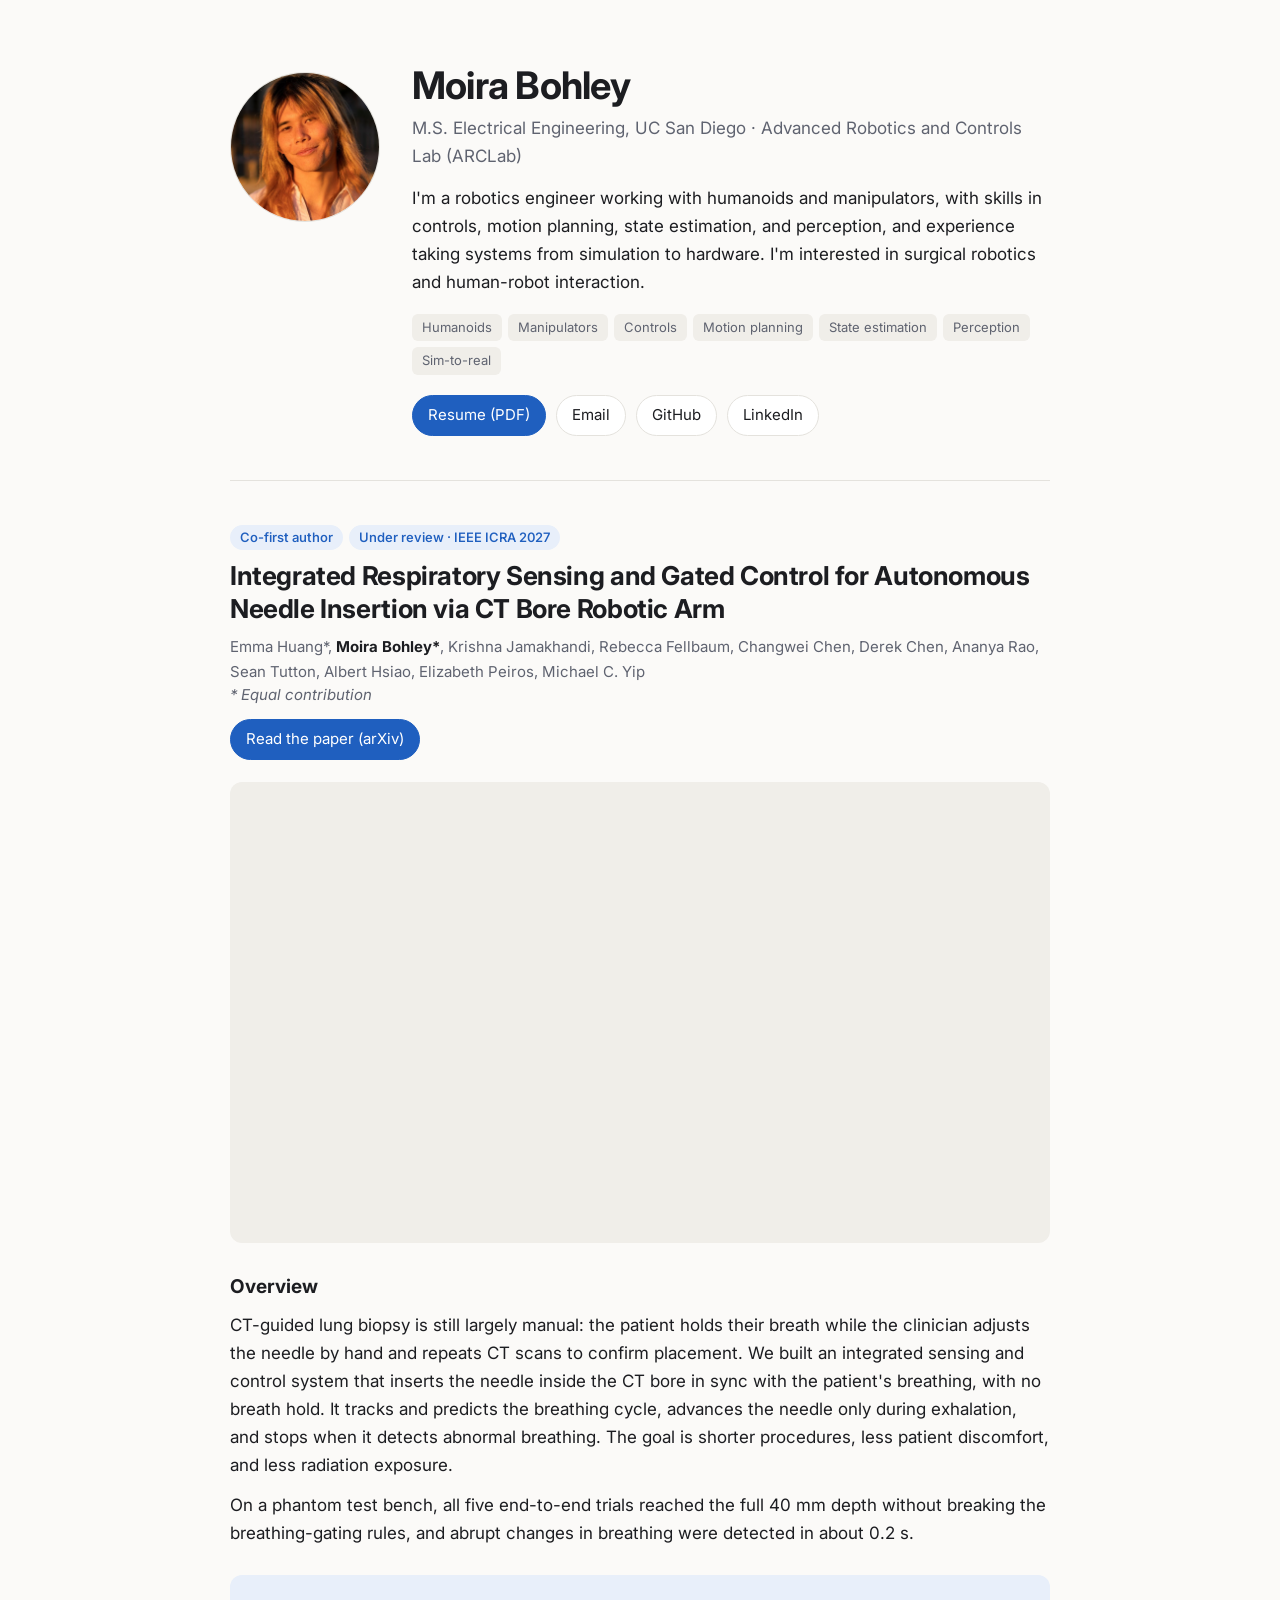
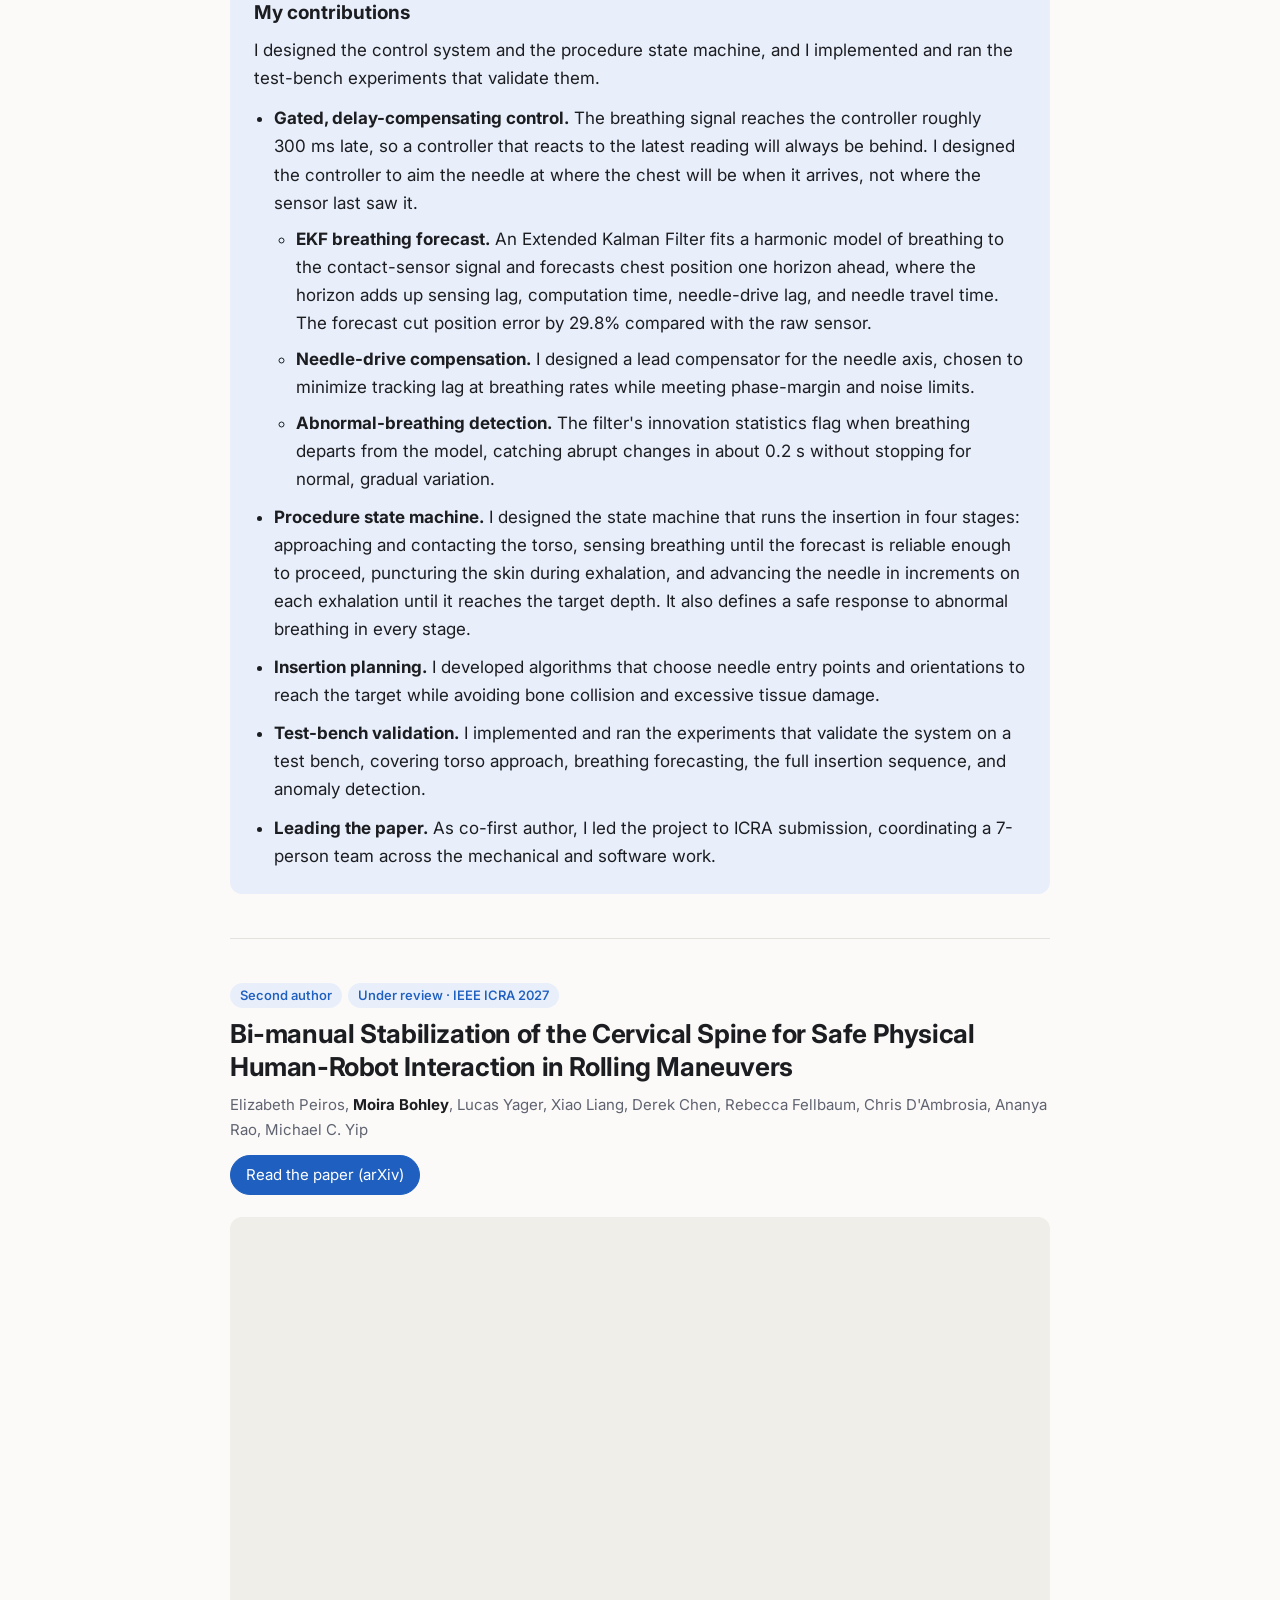
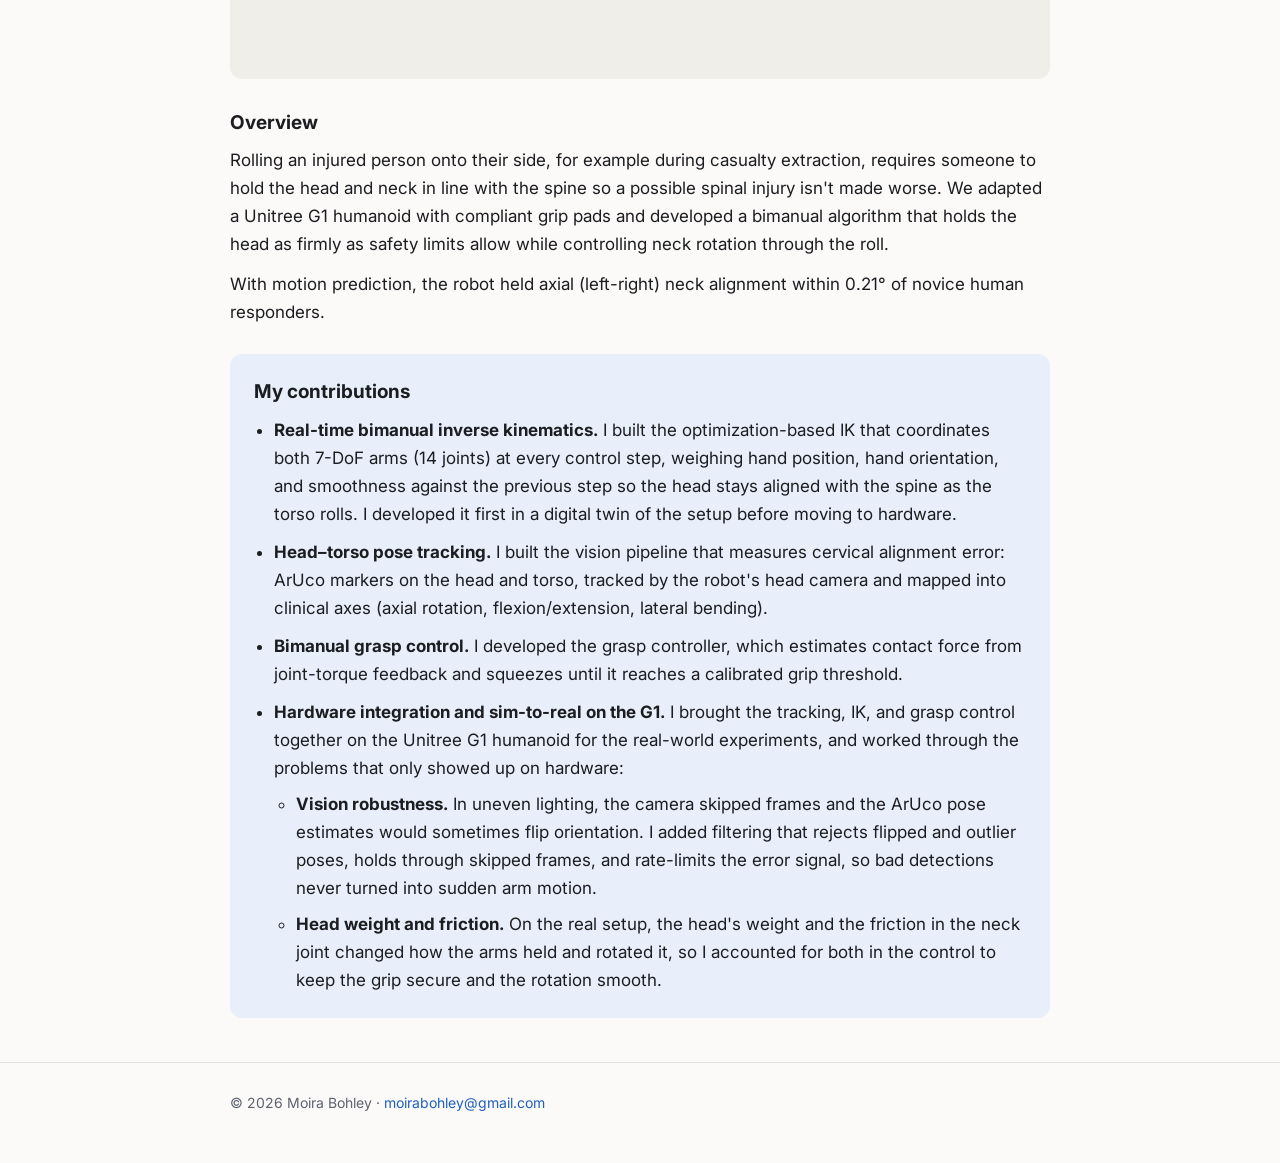
<file: index.html>
<!doctype html>
<html lang="en">
<head>
  <meta charset="utf-8">
  <meta name="viewport" content="width=device-width, initial-scale=1">
  <title>Moira Bohley</title>
  <meta name="description" content="Moira Bohley: robotics researcher working on medical robotics, control, and physical human-robot interaction at UC San Diego.">
  <link rel="preconnect" href="https://fonts.googleapis.com">
  <link href="https://fonts.googleapis.com/css2?family=Inter:wght@400;550;650&display=swap" rel="stylesheet">
  <link rel="stylesheet" href="assets/style.css">
</head>
<body>
<main class="wrap">

  <!-- INTRO -->
  <header class="hero">
    <img class="headshot" src="assets/img/headshot.jpg" alt="Photo of Moira Bohley">
    <div>
      <h1>Moira Bohley</h1>
      <p class="role">M.S. Electrical Engineering, UC San Diego · Advanced Robotics and Controls Lab (ARCLab)</p>
      <p>
        I'm a robotics engineer working with humanoids and manipulators, with skills in controls, motion planning,
        state estimation, and perception, and experience taking systems from simulation to hardware.
        I'm interested in surgical robotics and human-robot interaction.
      </p>
      <div class="tags">
        <span class="tag">Humanoids</span><span class="tag">Manipulators</span><span class="tag">Controls</span><span class="tag">Motion planning</span><span class="tag">State estimation</span><span class="tag">Perception</span><span class="tag">Sim-to-real</span>
      </div>
      <div class="links">
        <a class="btn primary" href="assets/Bohley_Resume.pdf" target="_blank" rel="noopener">Resume (PDF)</a>
        <a class="btn" href="mailto:moirabohley@gmail.com">Email</a>
        <a class="btn" href="https://github.com/dbohley">GitHub</a>
        <a class="btn" href="https://www.linkedin.com/in/moira-bohley-280a4633a">LinkedIn</a>
      </div>
    </div>
  </header>

  <!-- PAPER 1 -->
  <section class="paper" id="ct-needle-insertion">
    <div class="badges"><span class="badge">Co-first author</span><span class="badge">Under review · IEEE ICRA 2027</span></div>
    <h2>Integrated Respiratory Sensing and Gated Control for Autonomous Needle Insertion via CT Bore Robotic Arm</h2>
    <p class="authors">Emma Huang*, <b>Moira Bohley*</b>, Krishna Jamakhandi, Rebecca Fellbaum, Changwei Chen, Derek Chen, Ananya Rao, Sean Tutton, Albert Hsiao, Elizabeth Peiros, Michael C. Yip</p>
    <p class="venue">* Equal contribution</p>
    <div class="links">
      <a class="btn primary" href="https://arxiv.org/abs/2610.30452">Read the paper (arXiv)</a>
    </div>

    <!-- YouTube: https://youtu.be/HTQYBlqYhiM -->
    <iframe class="video" src="https://www.youtube-nocookie.com/embed/HTQYBlqYhiM"
            title="Video: autonomous needle insertion in a CT bore" allowfullscreen
            allow="accelerometer; encrypted-media; gyroscope; picture-in-picture"></iframe>

    <h3>Overview</h3>
    <p>
      CT-guided lung biopsy is still largely manual: the patient holds their breath while the clinician adjusts the
      needle by hand and repeats CT scans to confirm placement. We built an integrated sensing and control system that
      inserts the needle inside the CT bore in sync with the patient's breathing, with no breath hold. It tracks and
      predicts the breathing cycle, advances the needle only during exhalation, and stops when it detects abnormal
      breathing. The goal is shorter procedures, less patient discomfort, and less radiation exposure.
    </p>
    <p>
      On a phantom test bench, all five end-to-end trials reached the full 40&nbsp;mm depth without breaking the
      breathing-gating rules, and abrupt changes in breathing were detected in about 0.2&nbsp;s.
    </p>

    <div class="contrib">
      <h3>My contributions</h3>
      <p>I designed the control system and the procedure state machine, and I implemented and ran the test-bench
        experiments that validate them.</p>
      <ul>
        <li><b>Gated, delay-compensating control.</b> The breathing signal reaches the controller roughly 300&nbsp;ms
          late, so a controller that reacts to the latest reading will always be behind. I designed the controller to
          aim the needle at where the chest will be when it arrives, not where the sensor last saw it.
          <ul>
            <li><b>EKF breathing forecast.</b> An Extended Kalman Filter fits a harmonic model of breathing to the
              contact-sensor signal and forecasts chest position one horizon ahead, where the horizon adds up sensing
              lag, computation time, needle-drive lag, and needle travel time. The forecast cut position error by
              29.8% compared with the raw sensor.</li>
            <li><b>Needle-drive compensation.</b> I designed a lead compensator for the needle axis, chosen to
              minimize tracking lag at breathing rates while meeting phase-margin and noise limits.</li>
            <li><b>Abnormal-breathing detection.</b> The filter's innovation statistics flag when breathing departs
              from the model, catching abrupt changes in about 0.2&nbsp;s without stopping for normal, gradual
              variation.</li>
          </ul>
        </li>
        <li><b>Procedure state machine.</b> I designed the state machine that runs the insertion in four stages:
          approaching and contacting the torso, sensing breathing until the forecast is reliable enough to proceed,
          puncturing the skin during exhalation, and advancing the needle in increments on each exhalation until it
          reaches the target depth. It also defines a safe response to abnormal breathing in every stage.</li>
        <li><b>Insertion planning.</b> I developed algorithms that choose needle entry points and orientations to
          reach the target while avoiding bone collision and excessive tissue damage.</li>
        <li><b>Test-bench validation.</b> I implemented and ran the experiments that validate the system on a test
          bench, covering torso approach, breathing forecasting, the full insertion sequence, and anomaly detection.</li>
        <li><b>Leading the paper.</b> As co-first author, I led the project to ICRA submission, coordinating a
          7-person team across the mechanical and software work.</li>
      </ul>
    </div>
  </section>

  <!-- PAPER 2 -->
  <section class="paper" id="cspine-stabilization">
    <div class="badges"><span class="badge">Second author</span><span class="badge">Under review · IEEE ICRA 2027</span></div>
    <h2>Bi-manual Stabilization of the Cervical Spine for Safe Physical Human-Robot Interaction in Rolling Maneuvers</h2>
    <p class="authors">Elizabeth Peiros, <b>Moira Bohley</b>, Lucas Yager, Xiao Liang, Derek Chen, Rebecca Fellbaum, Chris D'Ambrosia, Ananya Rao, Michael C. Yip</p>
    <div class="links">
      <a class="btn primary" href="https://arxiv.org/abs/2610.04220">Read the paper (arXiv)</a>
    </div>

    <iframe class="video" src="https://www.youtube-nocookie.com/embed/RdolCcvlPsY"
            title="Video: bimanual cervical spine stabilization on a humanoid" allowfullscreen
            allow="accelerometer; encrypted-media; gyroscope; picture-in-picture"></iframe>

    <h3>Overview</h3>
    <p>
      Rolling an injured person onto their side, for example during casualty extraction, requires someone to hold
      the head and neck in line with the spine so a possible spinal injury isn't made worse. We adapted a Unitree G1
      humanoid with compliant grip pads and developed a bimanual algorithm that holds the head as firmly as safety
      limits allow while controlling neck rotation through the roll.
    </p>
    <p>
      With motion prediction, the robot held axial (left-right) neck alignment within 0.21&deg; of novice human
      responders.
    </p>

    <div class="contrib">
      <h3>My contributions</h3>
      <ul>
        <li><b>Real-time bimanual inverse kinematics.</b> I built the optimization-based IK that coordinates both
          7-DoF arms (14 joints) at every control step, weighing hand position, hand orientation, and smoothness against
          the previous step so the head stays aligned with the spine as the torso rolls. I developed it first in a
          digital twin of the setup before moving to hardware.</li>
        <li><b>Head–torso pose tracking.</b> I built the vision pipeline that measures cervical alignment error: ArUco
          markers on the head and torso, tracked by the robot's head camera and mapped into clinical axes (axial rotation,
          flexion/extension, lateral bending).</li>
        <li><b>Bimanual grasp control.</b> I developed the grasp controller, which estimates contact force from
          joint-torque feedback and squeezes until it reaches a calibrated grip threshold.</li>
        <li><b>Hardware integration and sim-to-real on the G1.</b> I brought the tracking, IK, and grasp control
          together on the Unitree G1 humanoid for the real-world experiments, and worked through the problems that only
          showed up on hardware:
          <ul>
            <li><b>Vision robustness.</b> In uneven lighting, the camera skipped frames and the ArUco pose estimates
              would sometimes flip orientation. I added filtering that rejects flipped and outlier poses, holds through
              skipped frames, and rate-limits the error signal, so bad detections never turned into sudden arm motion.</li>
            <li><b>Head weight and friction.</b> On the real setup, the head's weight and the friction in the neck
              joint changed how the arms held and rotated it, so I accounted for both in the control to keep the grip
              secure and the rotation smooth.</li>
          </ul>
        </li>
      </ul>
    </div>
  </section>

</main>

<footer>
  <div class="wrap">© 2026 Moira Bohley · <a href="mailto:moirabohley@gmail.com">moirabohley@gmail.com</a></div>
</footer>
</body>
</html>
</file>
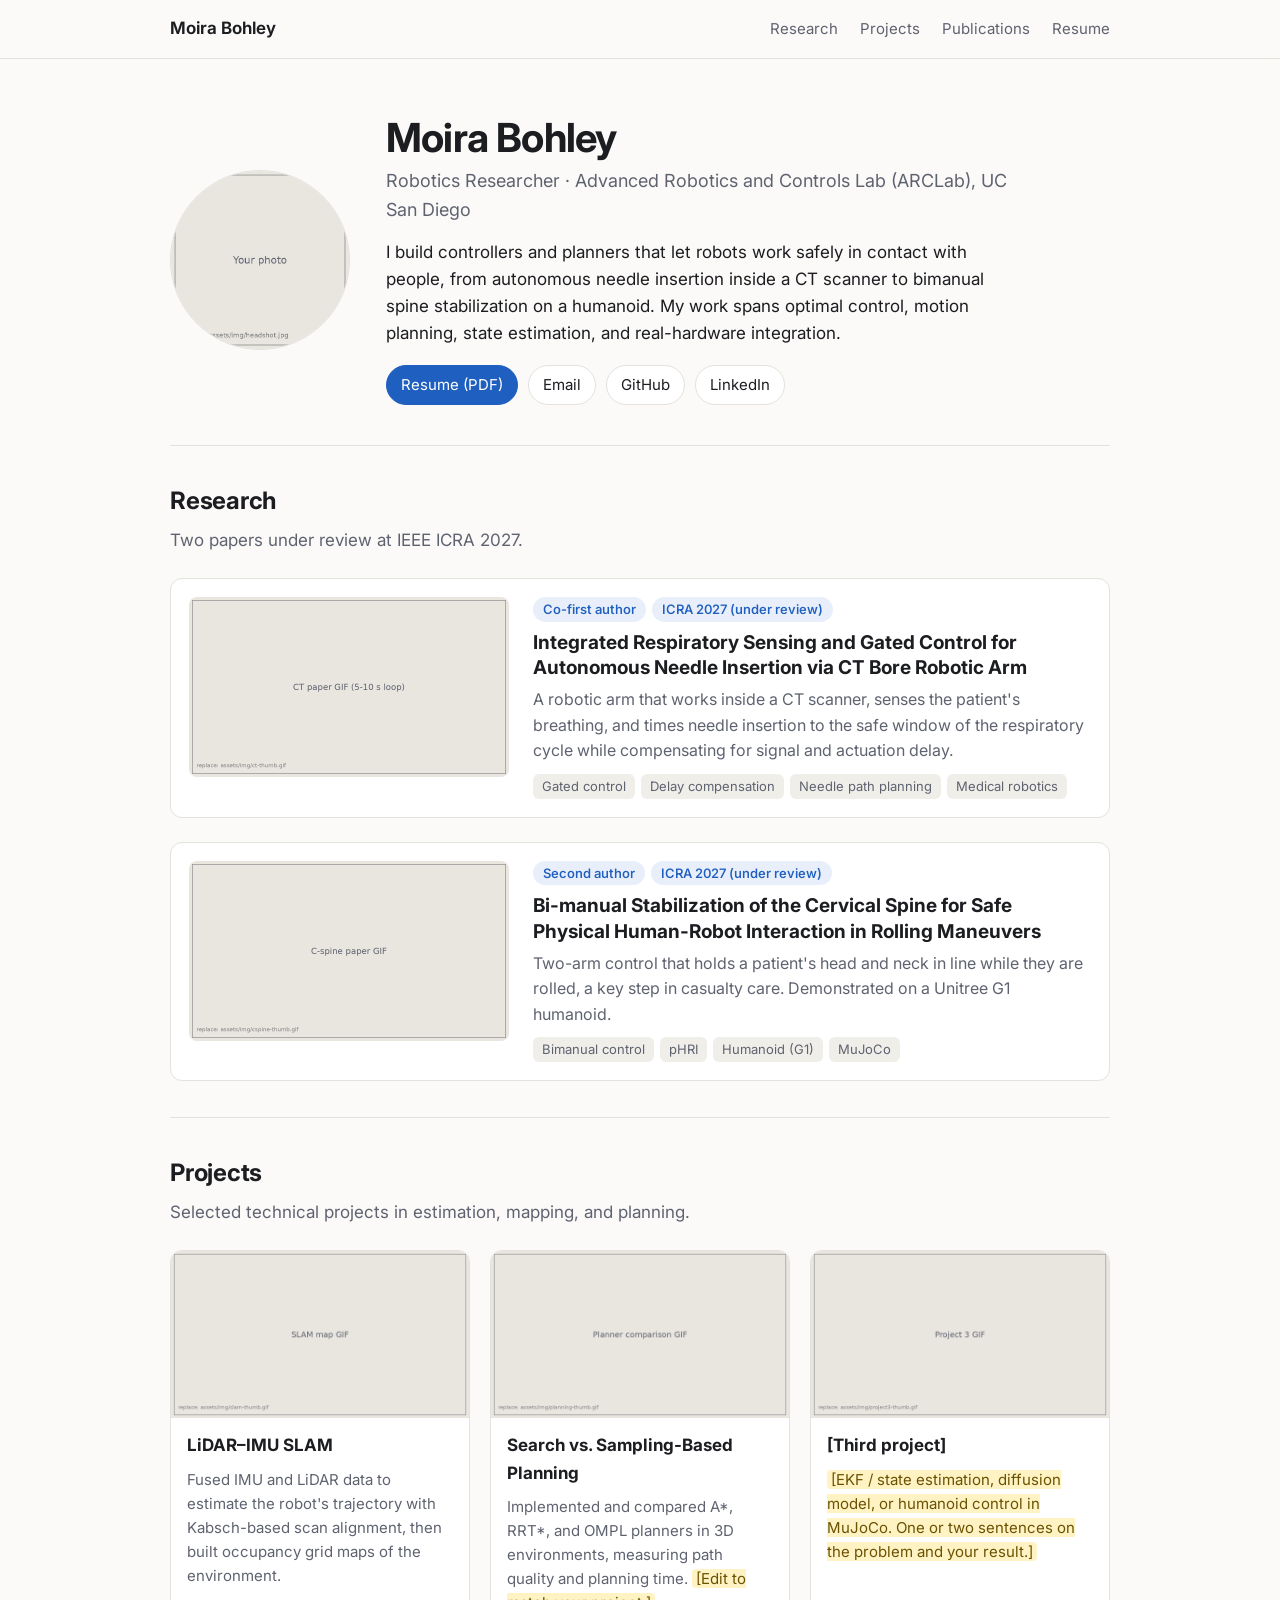
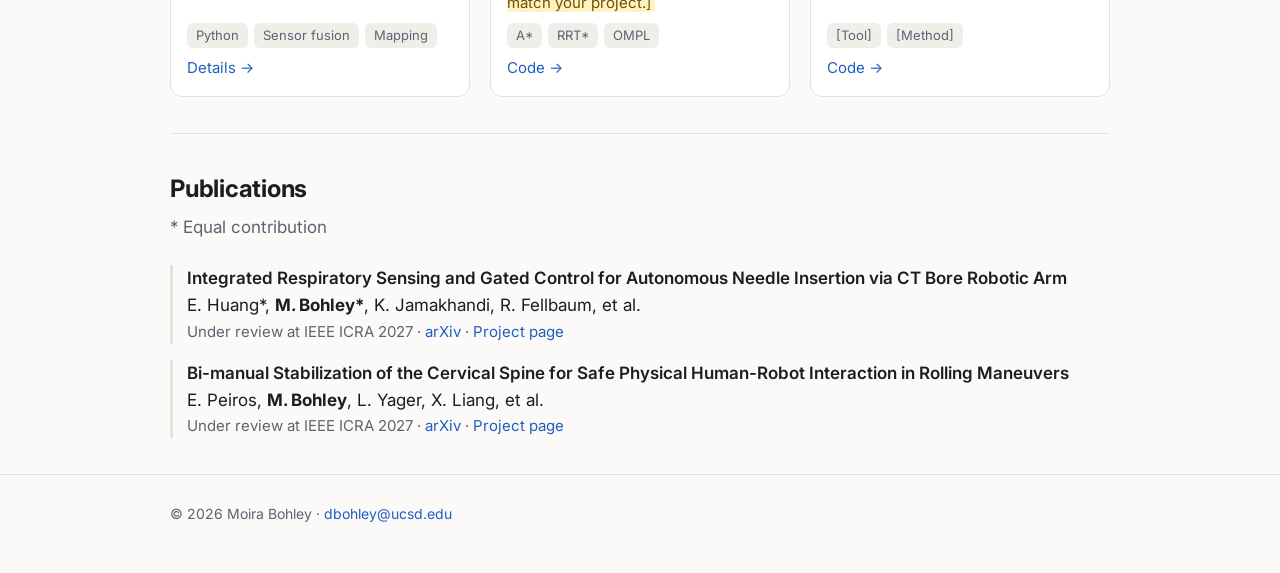
<file: site/index.html>
<!doctype html>
<html lang="en">
<head>
  <meta charset="utf-8">
  <meta name="viewport" content="width=device-width, initial-scale=1">
  <title>Moira Bohley</title>
  <meta name="description" content="Moira Bohley — robotics researcher working on medical robotics, control, and physical human-robot interaction at UC San Diego.">
  <link rel="preconnect" href="https://fonts.googleapis.com">
  <link href="https://fonts.googleapis.com/css2?family=Inter:wght@400;550;650&display=swap" rel="stylesheet">
  <link rel="stylesheet" href="assets/style.css">
</head>
<body>

<nav>
  <div class="wrap">
    <a class="name" href="index.html">Moira Bohley</a>
    <ul>
      <li><a href="#research">Research</a></li>
      <li><a href="#projects">Projects</a></li>
      <li class="hide-sm"><a href="#publications">Publications</a></li>
      <li><a href="assets/Bohley_Resume.pdf">Resume</a></li>
    </ul>
  </div>
</nav>

<main class="wrap">

  <!-- HERO -->
  <header class="hero">
    <!-- TODO: add a square photo at assets/img/headshot.jpg -->
    <img class="headshot" src="assets/img/headshot.jpg" alt="Photo of Moira Bohley">
    <div>
      <h1>Moira Bohley</h1>
      <p class="role">Robotics Researcher · Advanced Robotics and Controls Lab (ARCLab), UC San Diego</p>
      <p>
        I build controllers and planners that let robots work safely in contact with people,
        from autonomous needle insertion inside a CT scanner to bimanual spine stabilization on a humanoid.
        My work spans optimal control, motion planning, state estimation, and real-hardware integration.
      </p>
      <div class="links">
        <a class="btn primary" href="assets/Bohley_Resume.pdf">Resume (PDF)</a>
        <a class="btn" href="mailto:dbohley@ucsd.edu">Email</a>
        <a class="btn" href="https://github.com/YOUR-USERNAME">GitHub</a>
        <a class="btn" href="https://www.linkedin.com/in/YOUR-PROFILE">LinkedIn</a>
        <!-- Uncomment once your Google Scholar profile exists:
        <a class="btn" href="https://scholar.google.com/citations?user=YOUR-ID">Google Scholar</a> -->
      </div>
    </div>
  </header>

  <!-- FEATURED RESEARCH -->
  <section id="research">
    <h2>Research</h2>
    <p class="sub">Two papers under review at IEEE ICRA 2027.</p>

    <div class="research">
      <a class="rcard" href="projects/ct-needle-insertion.html">
        <!-- TODO: replace with a 5–10 s muted looping GIF or MP4 from the paper video -->
        <img class="media" src="assets/img/ct-thumb.gif" alt="CT bore robotic arm performing gated needle insertion">
        <div>
          <div class="badges"><span class="badge">Co-first author</span><span class="badge">ICRA 2027 (under review)</span></div>
          <h3>Integrated Respiratory Sensing and Gated Control for Autonomous Needle Insertion via CT Bore Robotic Arm</h3>
          <p>A robotic arm that works inside a CT scanner, senses the patient's breathing, and times needle insertion to the safe window of the respiratory cycle while compensating for signal and actuation delay.</p>
          <div class="tags"><span class="tag">Gated control</span><span class="tag">Delay compensation</span><span class="tag">Needle path planning</span><span class="tag">Medical robotics</span></div>
        </div>
      </a>

      <a class="rcard" href="projects/cspine-stabilization.html">
        <img class="media" src="assets/img/cspine-thumb.gif" alt="Humanoid robot stabilizing the cervical spine during a rolling maneuver">
        <div>
          <div class="badges"><span class="badge">Second author</span><span class="badge">ICRA 2027 (under review)</span></div>
          <h3>Bi-manual Stabilization of the Cervical Spine for Safe Physical Human-Robot Interaction in Rolling Maneuvers</h3>
          <p>Two-arm control that holds a patient's head and neck in line while they are rolled, a key step in casualty care. Demonstrated on a Unitree G1 humanoid.</p>
          <div class="tags"><span class="tag">Bimanual control</span><span class="tag">pHRI</span><span class="tag">Humanoid (G1)</span><span class="tag">MuJoCo</span></div>
        </div>
      </a>
    </div>
  </section>

  <!-- OTHER PROJECTS -->
  <section id="projects">
    <h2>Projects</h2>
    <p class="sub">Selected technical projects in estimation, mapping, and planning.</p>

    <div class="grid">
      <article class="pcard">
        <img class="media" src="assets/img/slam-thumb.gif" alt="Occupancy grid map built from LiDAR and IMU data">
        <div class="body">
          <h3>LiDAR–IMU SLAM</h3>
          <p>Fused IMU and LiDAR data to estimate the robot's trajectory with Kabsch-based scan alignment, then built occupancy grid maps of the environment.</p>
          <div class="tags"><span class="tag">Python</span><span class="tag">Sensor fusion</span><span class="tag">Mapping</span></div>
          <a class="more" href="projects/slam.html">Details →</a>
        </div>
      </article>

      <article class="pcard">
        <img class="media" src="assets/img/planning-thumb.gif" alt="Comparison of A* and RRT* paths through an obstacle field">
        <div class="body">
          <h3>Search vs. Sampling-Based Planning</h3>
          <p>Implemented and compared A*, RRT*, and OMPL planners in 3D environments, measuring path quality and planning time. <span class="todo">[Edit to match your project.]</span></p>
          <div class="tags"><span class="tag">A*</span><span class="tag">RRT*</span><span class="tag">OMPL</span></div>
          <a class="more" href="https://github.com/YOUR-USERNAME/REPO">Code →</a>
        </div>
      </article>

      <article class="pcard">
        <img class="media" src="assets/img/project3-thumb.gif" alt="Project 3 preview">
        <div class="body">
          <h3>[Third project]</h3>
          <p><span class="todo">[EKF / state estimation, diffusion model, or humanoid control in MuJoCo. One or two sentences on the problem and your result.]</span></p>
          <div class="tags"><span class="tag">[Tool]</span><span class="tag">[Method]</span></div>
          <a class="more" href="https://github.com/YOUR-USERNAME/REPO">Code →</a>
        </div>
      </article>
    </div>
  </section>

  <!-- PUBLICATIONS -->
  <section id="publications">
    <h2>Publications</h2>
    <p class="sub">* Equal contribution</p>
    <ul class="pubs">
      <li>
        <div class="title">Integrated Respiratory Sensing and Gated Control for Autonomous Needle Insertion via CT Bore Robotic Arm</div>
        <div>E. Huang*, <b>M. Bohley*</b>, K. Jamakhandi, R. Fellbaum, et al.</div>
        <div class="meta">Under review at IEEE ICRA 2027 · <a href="https://arxiv.org/abs/2610.30452">arXiv</a> · <a href="projects/ct-needle-insertion.html">Project page</a></div>
      </li>
      <li>
        <div class="title">Bi-manual Stabilization of the Cervical Spine for Safe Physical Human-Robot Interaction in Rolling Maneuvers</div>
        <div>E. Peiros, <b>M. Bohley</b>, L. Yager, X. Liang, et al.</div>
        <div class="meta">Under review at IEEE ICRA 2027 · <a href="https://arxiv.org/abs/2610.04220">arXiv</a> · <a href="projects/cspine-stabilization.html">Project page</a></div>
      </li>
    </ul>
  </section>

</main>

<footer>
  <div class="wrap">© 2026 Moira Bohley · <a href="mailto:dbohley@ucsd.edu">dbohley@ucsd.edu</a></div>
</footer>

</body>
</html>
</file>
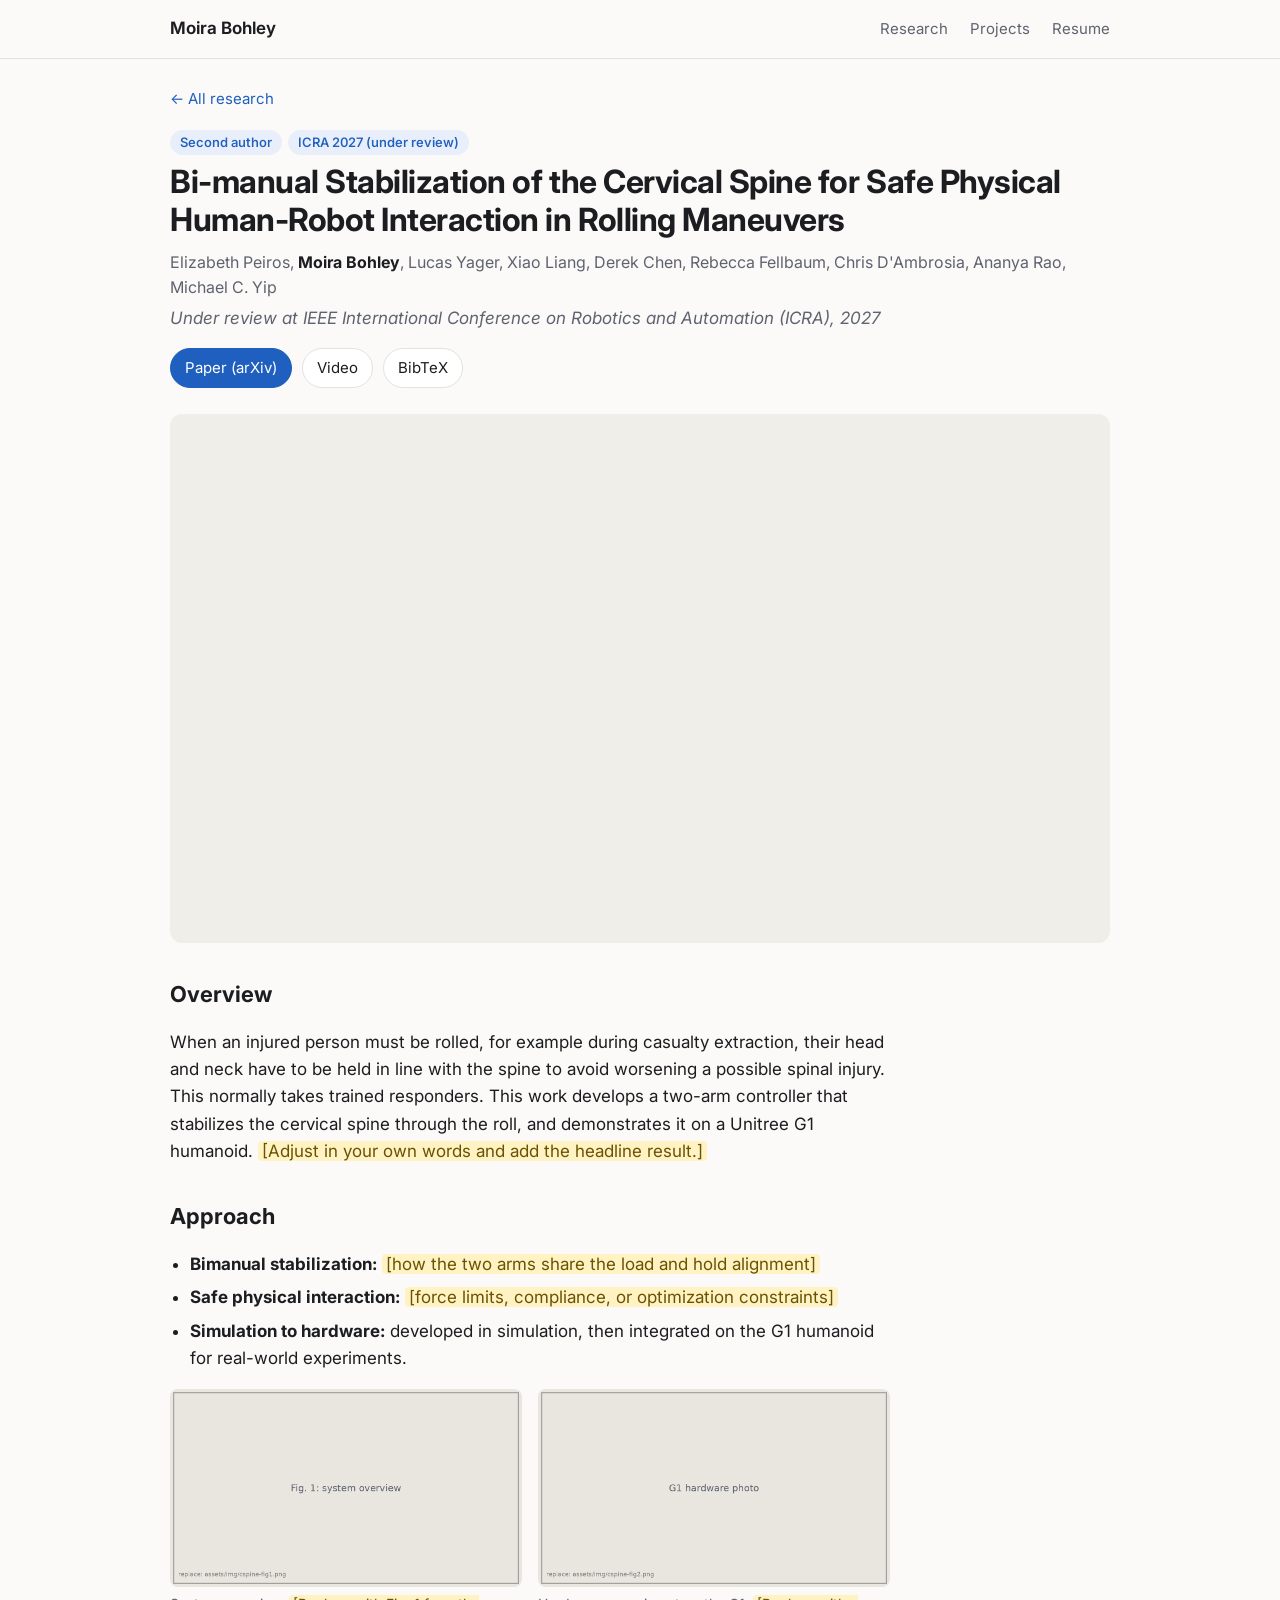
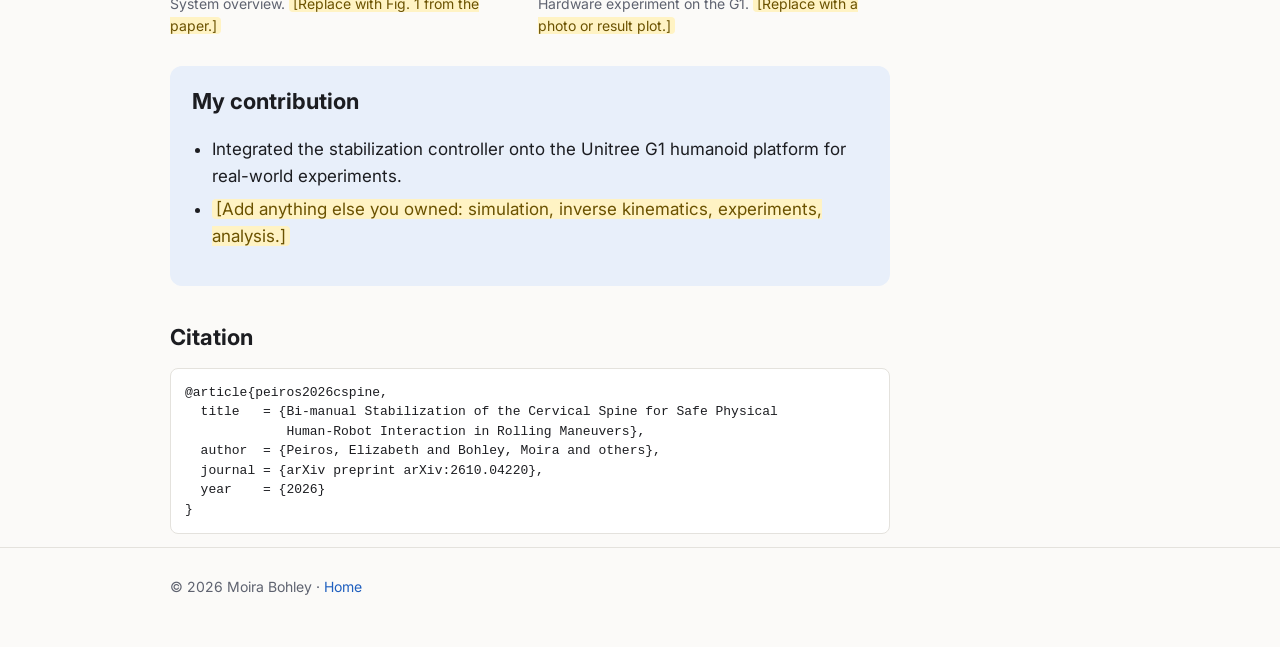
<file: site/projects/cspine-stabilization.html>
<!doctype html>
<html lang="en">
<head>
  <meta charset="utf-8">
  <meta name="viewport" content="width=device-width, initial-scale=1">
  <title>Cervical Spine Stabilization · Moira Bohley</title>
  <meta name="description" content="Bi-manual stabilization of the cervical spine for safe physical human-robot interaction in rolling maneuvers.">
  <link rel="preconnect" href="https://fonts.googleapis.com">
  <link href="https://fonts.googleapis.com/css2?family=Inter:wght@400;550;650&display=swap" rel="stylesheet">
  <link rel="stylesheet" href="../assets/style.css">
</head>
<body>

<nav>
  <div class="wrap">
    <a class="name" href="../index.html">Moira Bohley</a>
    <ul>
      <li><a href="../index.html#research">Research</a></li>
      <li><a href="../index.html#projects">Projects</a></li>
      <li><a href="../assets/Bohley_Resume.pdf">Resume</a></li>
    </ul>
  </div>
</nav>

<main class="wrap">
  <a class="back" href="../index.html#research">← All research</a>

  <header class="phead">
    <div class="badges"><span class="badge">Second author</span><span class="badge">ICRA 2027 (under review)</span></div>
    <h1>Bi-manual Stabilization of the Cervical Spine for Safe Physical Human-Robot Interaction in Rolling Maneuvers</h1>
    <!-- Check this list and order against the arXiv page before publishing -->
    <p class="authors">Elizabeth Peiros, <b>Moira Bohley</b>, Lucas Yager, Xiao Liang, Derek Chen, Rebecca Fellbaum, Chris D'Ambrosia, Ananya Rao, Michael C. Yip</p>
    <p class="venue">Under review at IEEE International Conference on Robotics and Automation (ICRA), 2027</p>
    <div class="links">
      <a class="btn primary" href="https://arxiv.org/abs/2610.04220">Paper (arXiv)</a>
      <a class="btn" href="#video">Video</a>
      <a class="btn" href="#bibtex">BibTeX</a>
    </div>
  </header>

  <iframe id="video" class="video" src="https://www.youtube-nocookie.com/embed/YOUR-VIDEO-ID"
          title="Paper video: bimanual cervical spine stabilization on a humanoid" allowfullscreen
          allow="accelerometer; encrypted-media; gyroscope; picture-in-picture"></iframe>

  <div class="prose">
    <h2>Overview</h2>
    <p>
      When an injured person must be rolled, for example during casualty extraction, their head and neck have to be
      held in line with the spine to avoid worsening a possible spinal injury. This normally takes trained responders.
      This work develops a two-arm controller that stabilizes the cervical spine through the roll, and demonstrates it
      on a Unitree G1 humanoid.
      <span class="todo">[Adjust in your own words and add the headline result.]</span>
    </p>

    <h2>Approach</h2>
    <ul>
      <li><b>Bimanual stabilization:</b> <span class="todo">[how the two arms share the load and hold alignment]</span></li>
      <li><b>Safe physical interaction:</b> <span class="todo">[force limits, compliance, or optimization constraints]</span></li>
      <li><b>Simulation to hardware:</b> developed in simulation, then integrated on the G1 humanoid for real-world experiments.</li>
    </ul>

    <div class="figs">
      <figure>
        <img class="media" src="../assets/img/cspine-fig1.png" alt="System overview figure">
        <figcaption>System overview. <span class="todo">[Replace with Fig. 1 from the paper.]</span></figcaption>
      </figure>
      <figure>
        <img class="media" src="../assets/img/cspine-fig2.png" alt="G1 humanoid experiment">
        <figcaption>Hardware experiment on the G1. <span class="todo">[Replace with a photo or result plot.]</span></figcaption>
      </figure>
    </div>

    <div class="contrib">
      <h2>My contribution</h2>
      <ul>
        <li>Integrated the stabilization controller onto the Unitree G1 humanoid platform for real-world experiments.</li>
        <li><span class="todo">[Add anything else you owned: simulation, inverse kinematics, experiments, analysis.]</span></li>
      </ul>
    </div>

    <h2 id="bibtex">Citation</h2>
<pre class="bib">@article{peiros2026cspine,
  title   = {Bi-manual Stabilization of the Cervical Spine for Safe Physical
             Human-Robot Interaction in Rolling Maneuvers},
  author  = {Peiros, Elizabeth and Bohley, Moira and others},
  journal = {arXiv preprint arXiv:2610.04220},
  year    = {2026}
}</pre>
  </div>
</main>

<footer>
  <div class="wrap">© 2026 Moira Bohley · <a href="../index.html">Home</a></div>
</footer>

</body>
</html>
</file>
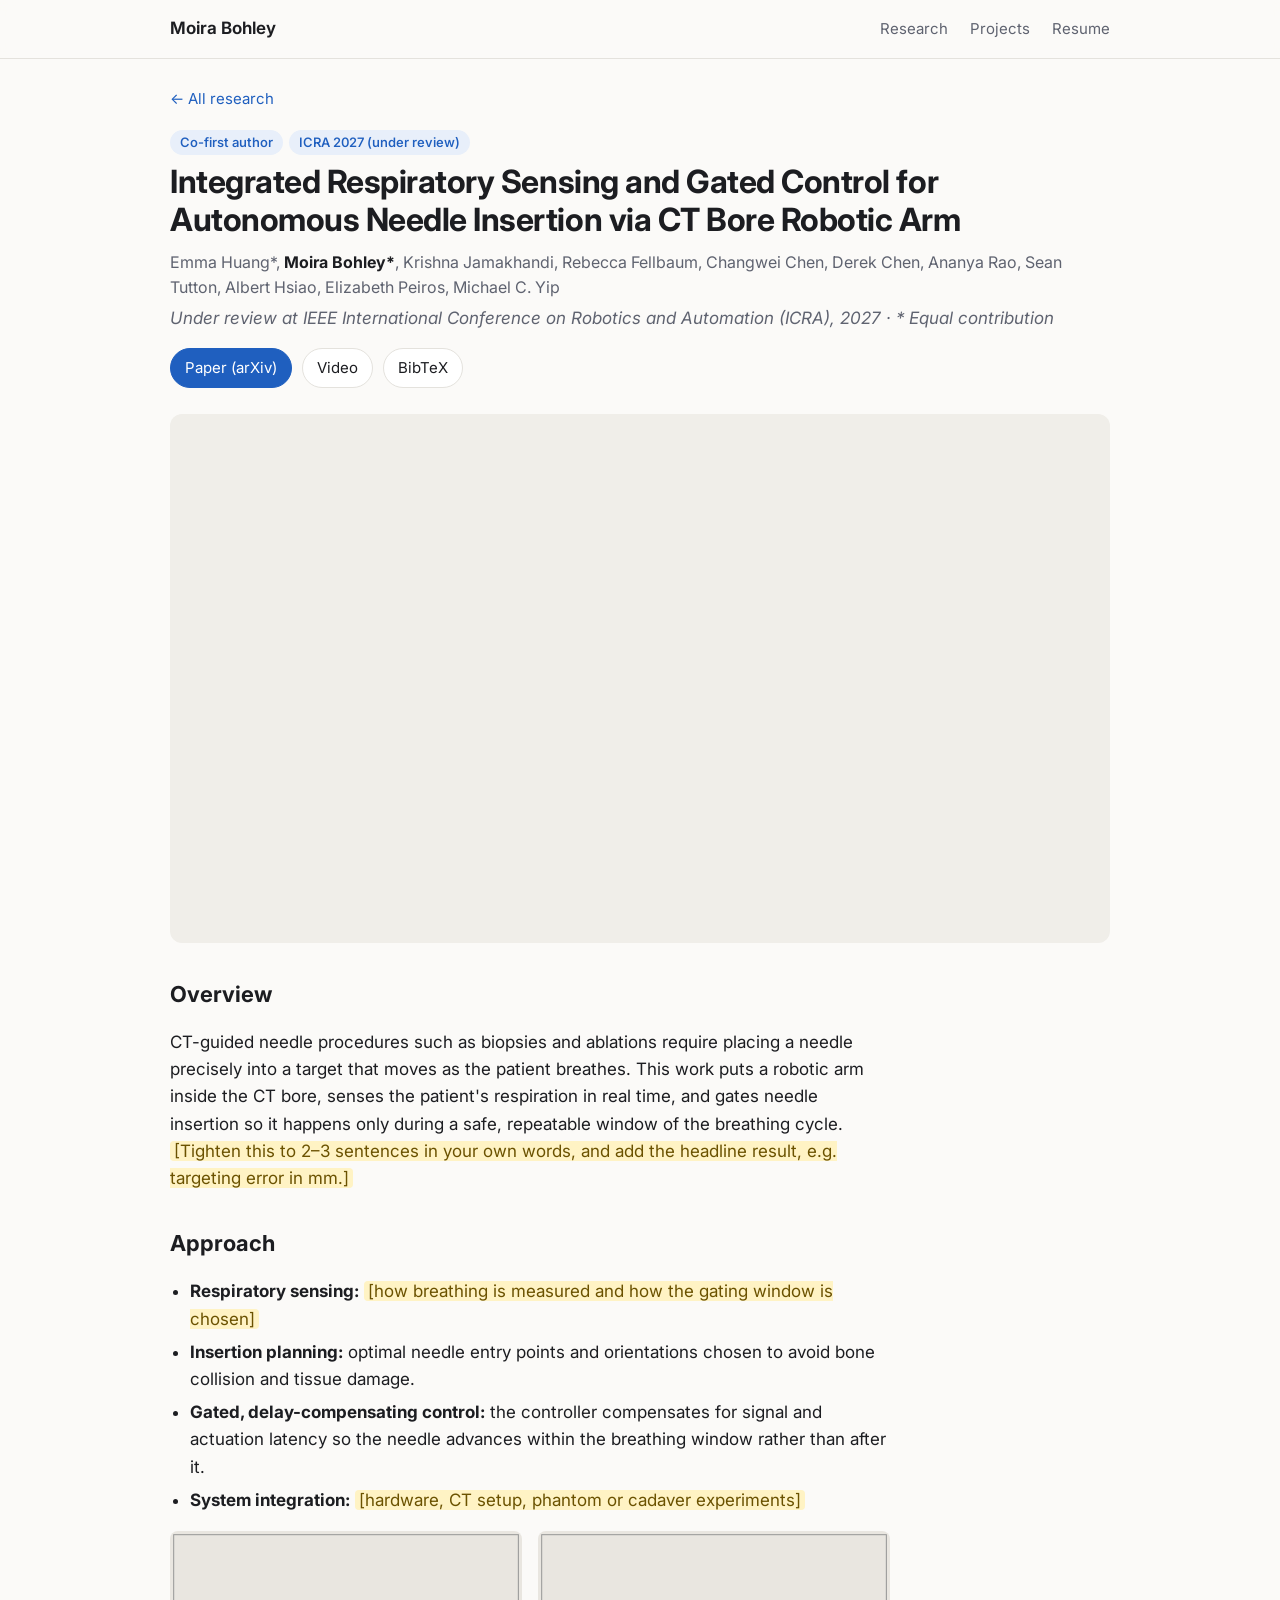
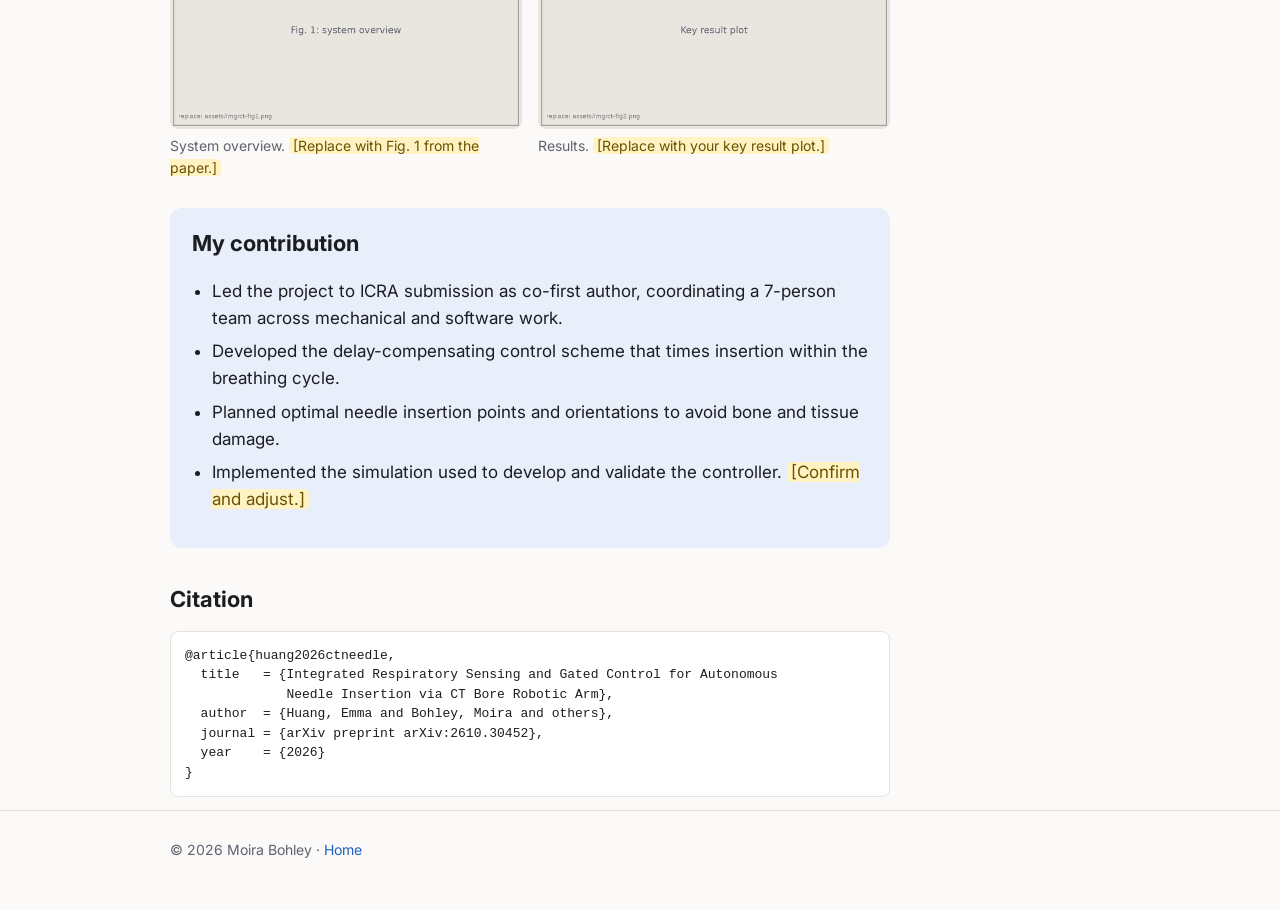
<file: site/projects/ct-needle-insertion.html>
<!doctype html>
<html lang="en">
<head>
  <meta charset="utf-8">
  <meta name="viewport" content="width=device-width, initial-scale=1">
  <title>CT Needle Insertion · Moira Bohley</title>
  <meta name="description" content="Integrated respiratory sensing and gated control for autonomous needle insertion via a CT bore robotic arm.">
  <link rel="preconnect" href="https://fonts.googleapis.com">
  <link href="https://fonts.googleapis.com/css2?family=Inter:wght@400;550;650&display=swap" rel="stylesheet">
  <link rel="stylesheet" href="../assets/style.css">
</head>
<body>

<nav>
  <div class="wrap">
    <a class="name" href="../index.html">Moira Bohley</a>
    <ul>
      <li><a href="../index.html#research">Research</a></li>
      <li><a href="../index.html#projects">Projects</a></li>
      <li><a href="../assets/Bohley_Resume.pdf">Resume</a></li>
    </ul>
  </div>
</nav>

<main class="wrap">
  <a class="back" href="../index.html#research">← All research</a>

  <header class="phead">
    <div class="badges"><span class="badge">Co-first author</span><span class="badge">ICRA 2027 (under review)</span></div>
    <h1>Integrated Respiratory Sensing and Gated Control for Autonomous Needle Insertion via CT Bore Robotic Arm</h1>
    <!-- Check this list and order against the arXiv page before publishing -->
    <p class="authors">Emma Huang*, <b>Moira Bohley*</b>, Krishna Jamakhandi, Rebecca Fellbaum, Changwei Chen, Derek Chen, Ananya Rao, Sean Tutton, Albert Hsiao, Elizabeth Peiros, Michael C. Yip</p>
    <p class="venue">Under review at IEEE International Conference on Robotics and Automation (ICRA), 2027 · * Equal contribution</p>
    <div class="links">
      <a class="btn primary" href="https://arxiv.org/abs/2610.30452">Paper (arXiv)</a>
      <a class="btn" href="#video">Video</a>
      <!-- <a class="btn" href="https://github.com/...">Code</a> -->
      <a class="btn" href="#bibtex">BibTeX</a>
    </div>
  </header>

  <!-- Paste your YouTube video ID below (the part after watch?v=) -->
  <iframe id="video" class="video" src="https://www.youtube-nocookie.com/embed/YOUR-VIDEO-ID"
          title="Paper video: autonomous needle insertion in a CT bore" allowfullscreen
          allow="accelerometer; encrypted-media; gyroscope; picture-in-picture"></iframe>

  <div class="prose">
    <h2>Overview</h2>
    <p>
      CT-guided needle procedures such as biopsies and ablations require placing a needle precisely
      into a target that moves as the patient breathes. This work puts a robotic arm inside the CT bore,
      senses the patient's respiration in real time, and gates needle insertion so it happens only during
      a safe, repeatable window of the breathing cycle.
      <span class="todo">[Tighten this to 2–3 sentences in your own words, and add the headline result, e.g. targeting error in mm.]</span>
    </p>

    <h2>Approach</h2>
    <ul>
      <li><b>Respiratory sensing:</b> <span class="todo">[how breathing is measured and how the gating window is chosen]</span></li>
      <li><b>Insertion planning:</b> optimal needle entry points and orientations chosen to avoid bone collision and tissue damage.</li>
      <li><b>Gated, delay-compensating control:</b> the controller compensates for signal and actuation latency so the needle advances within the breathing window rather than after it.</li>
      <li><b>System integration:</b> <span class="todo">[hardware, CT setup, phantom or cadaver experiments]</span></li>
    </ul>

    <div class="figs">
      <figure>
        <img class="media" src="../assets/img/ct-fig1.png" alt="System overview figure">
        <figcaption>System overview. <span class="todo">[Replace with Fig. 1 from the paper.]</span></figcaption>
      </figure>
      <figure>
        <img class="media" src="../assets/img/ct-fig2.png" alt="Results figure">
        <figcaption>Results. <span class="todo">[Replace with your key result plot.]</span></figcaption>
      </figure>
    </div>

    <div class="contrib">
      <h2>My contribution</h2>
      <ul>
        <li>Led the project to ICRA submission as co-first author, coordinating a 7-person team across mechanical and software work.</li>
        <li>Developed the delay-compensating control scheme that times insertion within the breathing cycle.</li>
        <li>Planned optimal needle insertion points and orientations to avoid bone and tissue damage.</li>
        <li>Implemented the simulation used to develop and validate the controller. <span class="todo">[Confirm and adjust.]</span></li>
      </ul>
    </div>

    <h2 id="bibtex">Citation</h2>
<pre class="bib">@article{huang2026ctneedle,
  title   = {Integrated Respiratory Sensing and Gated Control for Autonomous
             Needle Insertion via CT Bore Robotic Arm},
  author  = {Huang, Emma and Bohley, Moira and others},
  journal = {arXiv preprint arXiv:2610.30452},
  year    = {2026}
}</pre>
  </div>
</main>

<footer>
  <div class="wrap">© 2026 Moira Bohley · <a href="../index.html">Home</a></div>
</footer>

</body>
</html>
</file>
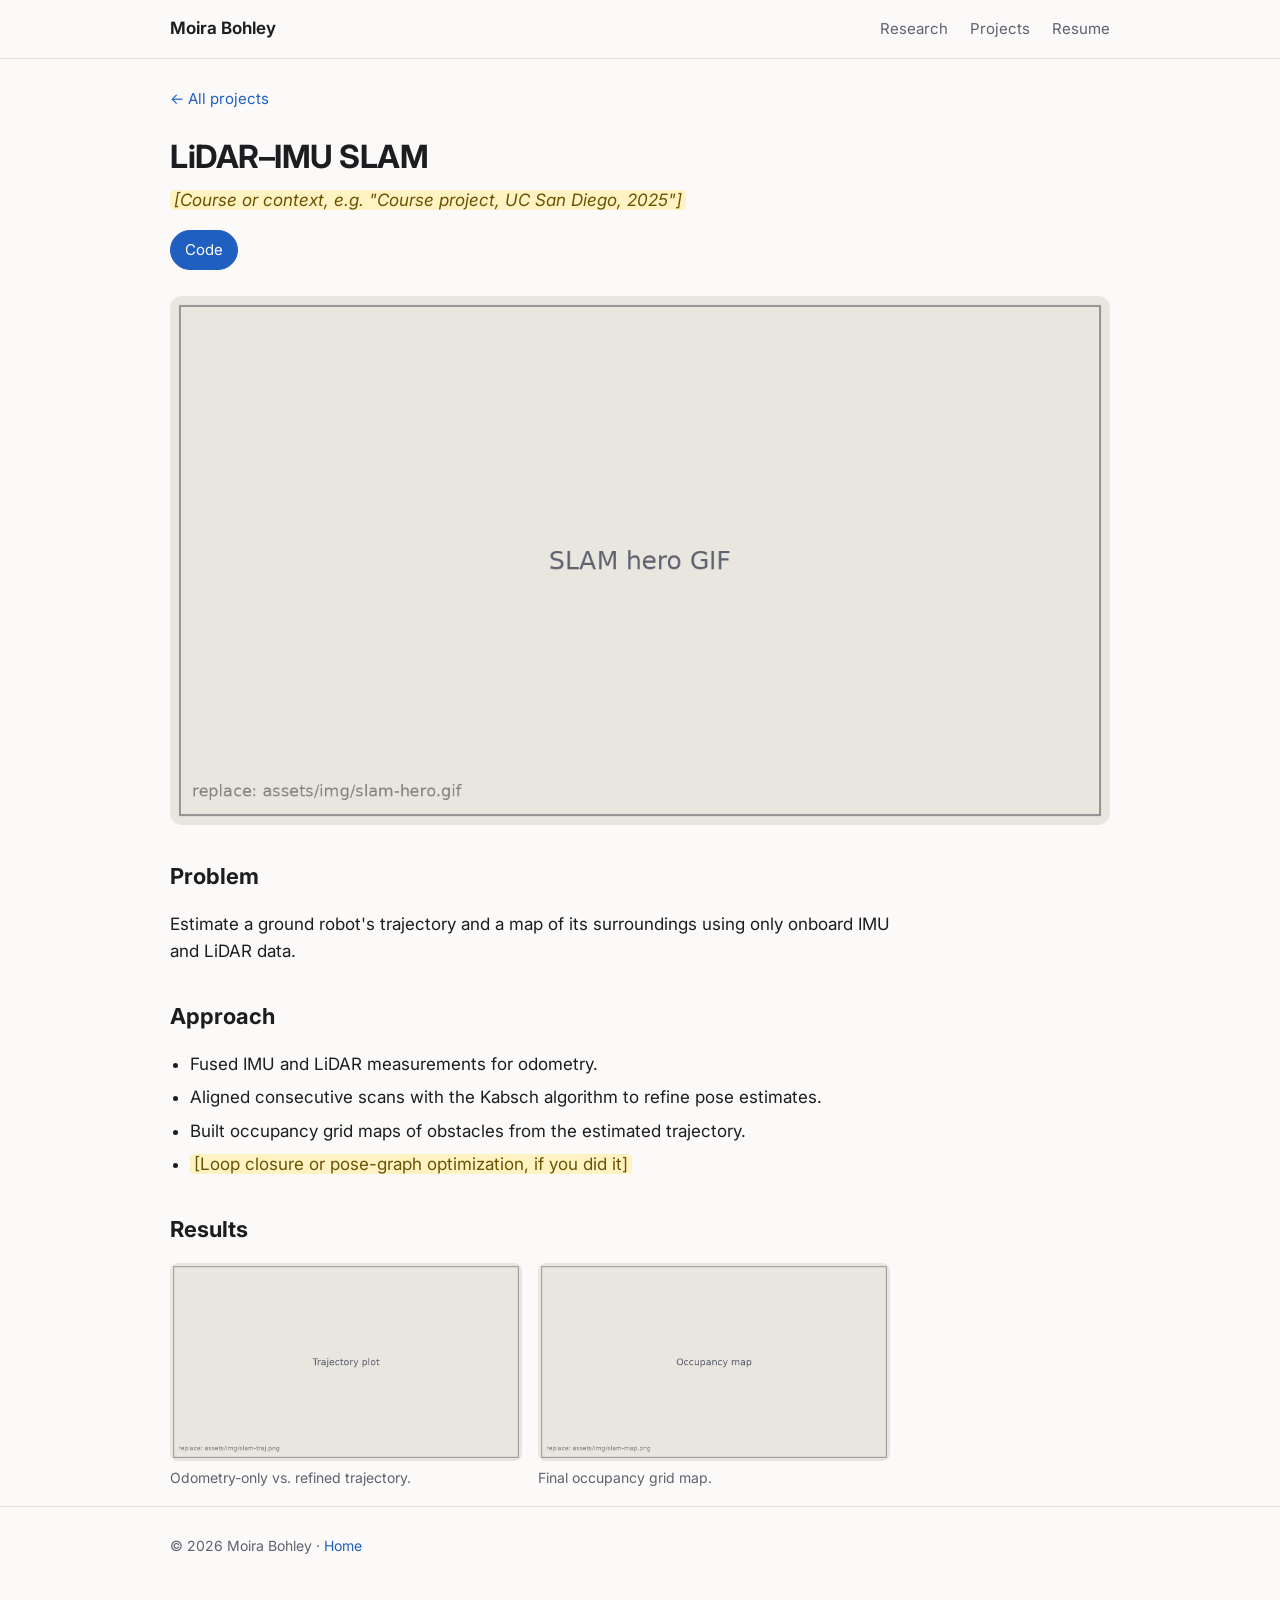
<file: site/projects/slam.html>
<!doctype html>
<html lang="en">
<head>
  <meta charset="utf-8">
  <meta name="viewport" content="width=device-width, initial-scale=1">
  <title>LiDAR–IMU SLAM · Moira Bohley</title>
  <meta name="description" content="Trajectory estimation and occupancy grid mapping from fused LiDAR and IMU data.">
  <link rel="preconnect" href="https://fonts.googleapis.com">
  <link href="https://fonts.googleapis.com/css2?family=Inter:wght@400;550;650&display=swap" rel="stylesheet">
  <link rel="stylesheet" href="../assets/style.css">
</head>
<body>

<nav>
  <div class="wrap">
    <a class="name" href="../index.html">Moira Bohley</a>
    <ul>
      <li><a href="../index.html#research">Research</a></li>
      <li><a href="../index.html#projects">Projects</a></li>
      <li><a href="../assets/Bohley_Resume.pdf">Resume</a></li>
    </ul>
  </div>
</nav>

<!-- This page doubles as the template for any smaller project:
     copy it, rename it, and swap the text and images. -->
<main class="wrap">
  <a class="back" href="../index.html#projects">← All projects</a>

  <header class="phead">
    <h1>LiDAR–IMU SLAM</h1>
    <p class="venue"><span class="todo">[Course or context, e.g. "Course project, UC San Diego, 2025"]</span></p>
    <div class="links">
      <a class="btn primary" href="https://github.com/YOUR-USERNAME/REPO">Code</a>
      <!-- <a class="btn" href="../assets/slam-report.pdf">Report (PDF)</a> -->
    </div>
  </header>

  <img class="video" src="../assets/img/slam-hero.gif" alt="Robot trajectory and occupancy map building up over time">

  <div class="prose">
    <h2>Problem</h2>
    <p>Estimate a ground robot's trajectory and a map of its surroundings using only onboard IMU and LiDAR data.</p>

    <h2>Approach</h2>
    <ul>
      <li>Fused IMU and LiDAR measurements for odometry.</li>
      <li>Aligned consecutive scans with the Kabsch algorithm to refine pose estimates.</li>
      <li>Built occupancy grid maps of obstacles from the estimated trajectory.</li>
      <li><span class="todo">[Loop closure or pose-graph optimization, if you did it]</span></li>
    </ul>

    <h2>Results</h2>
    <div class="figs">
      <figure>
        <img class="media" src="../assets/img/slam-traj.png" alt="Odometry vs. refined trajectory">
        <figcaption>Odometry-only vs. refined trajectory.</figcaption>
      </figure>
      <figure>
        <img class="media" src="../assets/img/slam-map.png" alt="Final occupancy grid map">
        <figcaption>Final occupancy grid map.</figcaption>
      </figure>
    </div>
  </div>
</main>

<footer>
  <div class="wrap">© 2026 Moira Bohley · <a href="../index.html">Home</a></div>
</footer>

</body>
</html>
</file>
<file: assets/style.css>
:root {
  --bg: #fbfaf8;
  --surface: #ffffff;
  --text: #1c1d21;
  --muted: #5f6370;
  --line: #e4e2dd;
  --accent: #1f5fbf;
  --accent-soft: #e8effa;
  --tag: #f0eee9;
  --radius: 12px;
  --max: 860px;
}
@media (prefers-color-scheme: dark) {
  :root {
    --bg: #121316;
    --surface: #1a1c20;
    --text: #e9e9ec;
    --muted: #a0a4ae;
    --line: #2c2f35;
    --accent: #7aa7ee;
    --accent-soft: #1d2a3f;
    --tag: #25282e;
  }
}

* { box-sizing: border-box; }
body {
  margin: 0;
  background: var(--bg);
  color: var(--text);
  font: 17px/1.65 "Inter", system-ui, -apple-system, "Segoe UI", sans-serif;
  -webkit-font-smoothing: antialiased;
}
img, iframe { max-width: 100%; display: block; }
a { color: var(--accent); text-decoration: none; }
a:hover { text-decoration: underline; }

.wrap { max-width: var(--max); margin: 0 auto; padding: 0 20px; }

/* Intro */
.hero { display: grid; grid-template-columns: 150px 1fr; gap: 32px; align-items: center; padding: 64px 0 44px; }
.headshot {
  width: 150px; height: 150px; border-radius: 50%; object-fit: cover;
  background: var(--tag); border: 1px solid var(--line);
}
.hero h1 { font-size: 38px; line-height: 1.15; margin: 0 0 6px; letter-spacing: -0.02em; }
.hero .role { color: var(--muted); margin: 0 0 14px; font-size: 17px; }
.hero p { margin: 0 0 18px; }

.links { display: flex; flex-wrap: wrap; gap: 10px; }
.btn {
  display: inline-flex; align-items: center; padding: 7px 15px; border-radius: 999px; font-size: 15px;
  border: 1px solid var(--line); background: var(--surface); color: var(--text);
}
.btn:hover { border-color: var(--accent); text-decoration: none; }
.btn.primary { background: var(--accent); border-color: var(--accent); color: #fff; }
@media (prefers-color-scheme: dark) { .btn.primary { color: #0e1420; } }

/* Paper sections */
.paper { padding: 44px 0; border-top: 1px solid var(--line); }
.badges { display: flex; flex-wrap: wrap; gap: 6px; margin-bottom: 10px; }
.badge {
  font-size: 13px; padding: 2px 10px; border-radius: 999px;
  background: var(--accent-soft); color: var(--accent); font-weight: 550;
}
.paper h2 { font-size: 26px; line-height: 1.25; letter-spacing: -0.015em; margin: 0 0 10px; }
.authors { color: var(--muted); margin: 0 0 16px; font-size: 15px; }
.authors + .venue { margin-top: -14px; }
.authors b { color: var(--text); }
.venue { color: var(--muted); font-style: italic; margin: 2px 0 16px; font-size: 15px; }

.video {
  width: 100%; aspect-ratio: 16 / 9; border: 0; border-radius: var(--radius);
  background: var(--tag); margin: 22px 0 6px;
}
.paper h3 { font-size: 19px; margin: 28px 0 8px; }
.paper p { margin: 0 0 12px; }
.paper ul { margin: 0; padding-left: 20px; }
.paper li { margin-bottom: 10px; }

.contrib { background: var(--accent-soft); border-radius: var(--radius); padding: 4px 24px 14px; margin-top: 28px; }
.contrib h3 { margin-top: 18px; }

.note { color: var(--muted); font-size: 14px; margin-top: 8px; }

footer { border-top: 1px solid var(--line); padding: 28px 0 48px; color: var(--muted); font-size: 14px; }

/* Draft placeholders: delete this rule once everything is filled in */
.todo { background: #fff3c4; color: #6b5200; border-radius: 4px; padding: 0 4px; }
@media (prefers-color-scheme: dark) { .todo { background: #4a3d0f; color: #ffe08a; } }

@media (max-width: 600px) {
  body { font-size: 16px; }
  .hero { grid-template-columns: 1fr; gap: 18px; padding-top: 36px; }
  .headshot { width: 110px; height: 110px; }
  .hero h1 { font-size: 30px; }
  .paper h2 { font-size: 22px; }
  .contrib { padding: 2px 18px 10px; }
}

.paper ul ul { margin-top: 8px; padding-left: 22px; list-style: circle; }
.paper ul ul li { margin-bottom: 8px; }

.tags { display: flex; flex-wrap: wrap; gap: 6px; margin: 0 0 20px; }
.tag { font-size: 13px; padding: 3px 10px; border-radius: 6px; background: var(--tag); color: var(--muted); }
.hero { align-items: start; }
.headshot { margin-top: 8px; }
</file>
<file: site/assets/style.css>
:root {
  --bg: #fbfaf8;
  --surface: #ffffff;
  --text: #1c1d21;
  --muted: #5f6370;
  --line: #e4e2dd;
  --accent: #1f5fbf;
  --accent-soft: #e8effa;
  --tag: #f0eee9;
  --radius: 12px;
  --max: 980px;
}
@media (prefers-color-scheme: dark) {
  :root {
    --bg: #121316;
    --surface: #1a1c20;
    --text: #e9e9ec;
    --muted: #a0a4ae;
    --line: #2c2f35;
    --accent: #7aa7ee;
    --accent-soft: #1d2a3f;
    --tag: #25282e;
  }
}

* { box-sizing: border-box; }
html { scroll-behavior: smooth; }
body {
  margin: 0;
  background: var(--bg);
  color: var(--text);
  font: 17px/1.6 "Inter", system-ui, -apple-system, "Segoe UI", sans-serif;
  -webkit-font-smoothing: antialiased;
}
img, video, iframe { max-width: 100%; display: block; }
a { color: var(--accent); text-decoration: none; }
a:hover { text-decoration: underline; }

.wrap { max-width: var(--max); margin: 0 auto; padding: 0 20px; }

/* Nav */
nav {
  position: sticky; top: 0; z-index: 10;
  background: color-mix(in srgb, var(--bg) 88%, transparent);
  backdrop-filter: blur(8px);
  border-bottom: 1px solid var(--line);
}
nav .wrap { display: flex; align-items: center; justify-content: space-between; height: 58px; }
nav .name { font-weight: 650; color: var(--text); }
nav ul { display: flex; gap: 22px; list-style: none; margin: 0; padding: 0; font-size: 15px; }
nav ul a { color: var(--muted); }
nav ul a:hover { color: var(--text); text-decoration: none; }

/* Hero */
.hero { display: grid; grid-template-columns: 180px 1fr; gap: 36px; align-items: center; padding: 56px 0 40px; }
.headshot {
  width: 180px; height: 180px; border-radius: 50%; object-fit: cover;
  background: var(--tag); border: 1px solid var(--line);
}
.hero h1 { font-size: 40px; line-height: 1.15; margin: 0 0 6px; letter-spacing: -0.02em; }
.hero .role { color: var(--muted); margin: 0 0 14px; font-size: 18px; }
.hero p { margin: 0 0 18px; max-width: 640px; }
.links { display: flex; flex-wrap: wrap; gap: 10px; }
.btn {
  display: inline-flex; align-items: center; gap: 6px;
  padding: 7px 14px; border-radius: 999px; font-size: 15px;
  border: 1px solid var(--line); background: var(--surface); color: var(--text);
}
.btn:hover { border-color: var(--accent); text-decoration: none; }
.btn.primary { background: var(--accent); border-color: var(--accent); color: #fff; }
@media (prefers-color-scheme: dark) { .btn.primary { color: #0e1420; } }

/* Sections */
section { padding: 36px 0; border-top: 1px solid var(--line); }
section h2 { font-size: 24px; margin: 0 0 6px; letter-spacing: -0.01em; }
section .sub { color: var(--muted); margin: 0 0 24px; }

/* Featured research cards */
.research { display: grid; gap: 24px; }
.rcard {
  display: grid; grid-template-columns: 320px 1fr; gap: 24px;
  background: var(--surface); border: 1px solid var(--line); border-radius: var(--radius);
  padding: 18px; color: var(--text);
}
.rcard:hover { border-color: var(--accent); text-decoration: none; }
.rcard h3 { margin: 2px 0 6px; font-size: 19px; line-height: 1.35; }
.rcard p { margin: 0 0 10px; color: var(--muted); font-size: 16px; }

.media {
  aspect-ratio: 16 / 9; width: 100%; border-radius: 8px; overflow: hidden;
  background: var(--tag); object-fit: cover;
}
.placeholder {
  display: flex; align-items: center; justify-content: center; text-align: center;
  color: var(--muted); font-size: 14px; padding: 12px;
  border: 1px dashed var(--muted);
}

.badges { display: flex; flex-wrap: wrap; gap: 6px; margin-bottom: 8px; }
.badge {
  font-size: 13px; padding: 2px 10px; border-radius: 999px;
  background: var(--accent-soft); color: var(--accent); font-weight: 550;
}
.tags { display: flex; flex-wrap: wrap; gap: 6px; }
.tag { font-size: 13px; padding: 2px 9px; border-radius: 6px; background: var(--tag); color: var(--muted); }

/* Project grid */
.grid { display: grid; grid-template-columns: repeat(3, 1fr); gap: 20px; }
.pcard {
  background: var(--surface); border: 1px solid var(--line); border-radius: var(--radius);
  overflow: hidden; display: flex; flex-direction: column;
}
.pcard .body { padding: 14px 16px 16px; display: flex; flex-direction: column; gap: 8px; flex: 1; }
.pcard h3 { margin: 0; font-size: 17px; }
.pcard p { margin: 0; color: var(--muted); font-size: 15px; flex: 1; }
.pcard .media { border-radius: 0; }
.pcard .more { font-size: 15px; }

/* Publications list */
.pubs { list-style: none; padding: 0; margin: 0; display: grid; gap: 16px; }
.pubs li { padding-left: 14px; border-left: 3px solid var(--line); }
.pubs .title { font-weight: 600; }
.pubs .meta { color: var(--muted); font-size: 15px; }

/* Project page */
.back { display: inline-block; margin: 28px 0 0; font-size: 15px; }
.phead { padding: 18px 0 26px; }
.phead h1 { font-size: 32px; line-height: 1.2; letter-spacing: -0.015em; margin: 8px 0 10px; }
.authors { color: var(--muted); margin: 0 0 4px; font-size: 16px; }
.authors b { color: var(--text); }
.venue { font-style: italic; color: var(--muted); margin: 0 0 16px; }
.video { aspect-ratio: 16 / 9; width: 100%; border: 0; border-radius: var(--radius); background: var(--tag); }
.prose { max-width: 720px; }
.prose h2 { font-size: 22px; margin: 34px 0 10px; }
.prose ul { padding-left: 20px; }
.prose li { margin-bottom: 6px; }
.contrib {
  background: var(--accent-soft); border-radius: var(--radius); padding: 18px 22px; margin: 28px 0 0;
}
.contrib h2 { margin-top: 0; }
.figs { display: grid; grid-template-columns: 1fr 1fr; gap: 16px; margin: 16px 0; }
figure { margin: 0; }
figcaption { color: var(--muted); font-size: 14px; margin-top: 6px; }
pre.bib {
  background: var(--surface); border: 1px solid var(--line); border-radius: 8px;
  padding: 14px; overflow-x: auto; font-size: 13px; line-height: 1.5;
}

footer { border-top: 1px solid var(--line); padding: 28px 0 48px; color: var(--muted); font-size: 14px; }

/* Responsive */
@media (max-width: 820px) {
  .grid { grid-template-columns: 1fr 1fr; }
  .rcard { grid-template-columns: 1fr; }
}
@media (max-width: 600px) {
  body { font-size: 16px; }
  .hero { grid-template-columns: 1fr; gap: 20px; padding-top: 32px; text-align: left; }
  .headshot { width: 120px; height: 120px; }
  .hero h1 { font-size: 32px; }
  nav ul { gap: 14px; }
  .grid, .figs { grid-template-columns: 1fr; }
  .phead h1 { font-size: 26px; }
}

/* Draft placeholders: delete this rule (or the spans) once everything is filled in */
.todo { background: #fff3c4; color: #6b5200; border-radius: 4px; padding: 0 4px; }
@media (prefers-color-scheme: dark) { .todo { background: #4a3d0f; color: #ffe08a; } }

nav .name { white-space: nowrap; }
@media (max-width: 600px) {
  nav ul { font-size: 14px; gap: 12px; }
  .hide-sm { display: none; }
}
</file>
